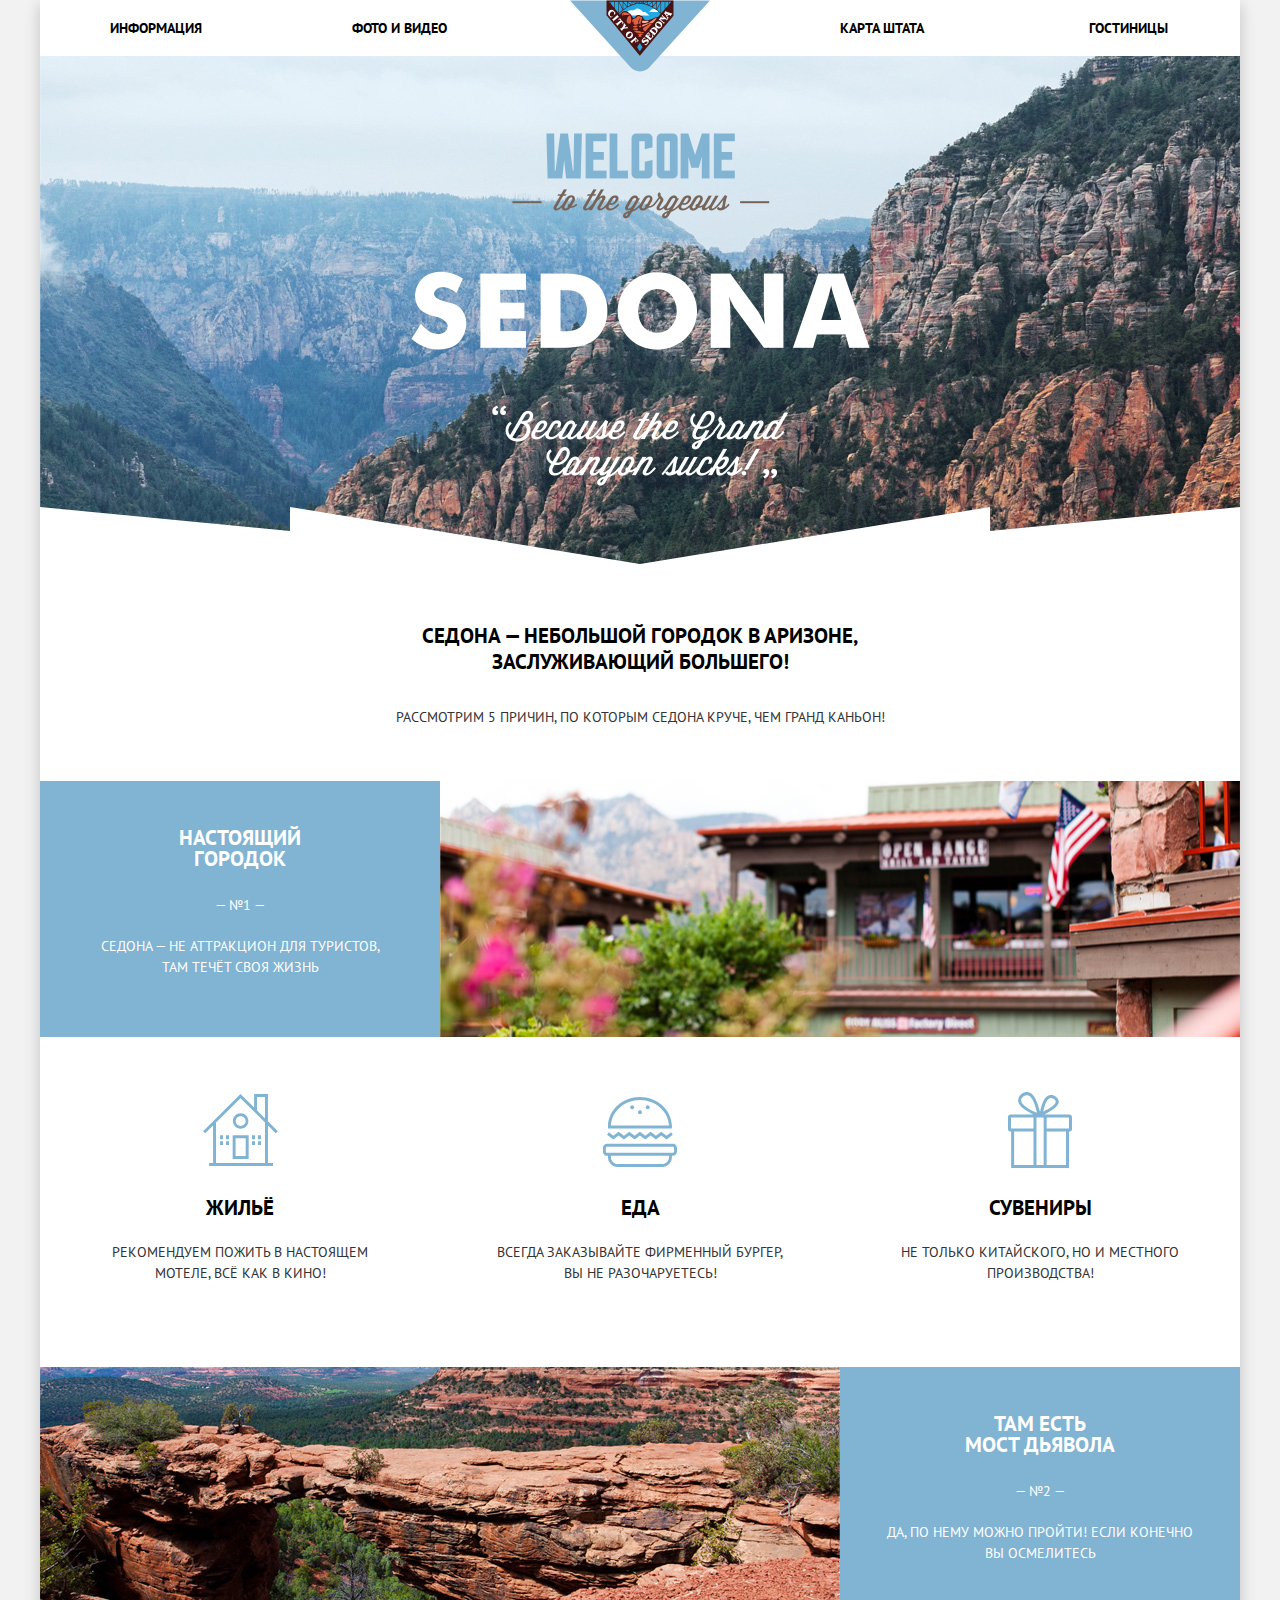
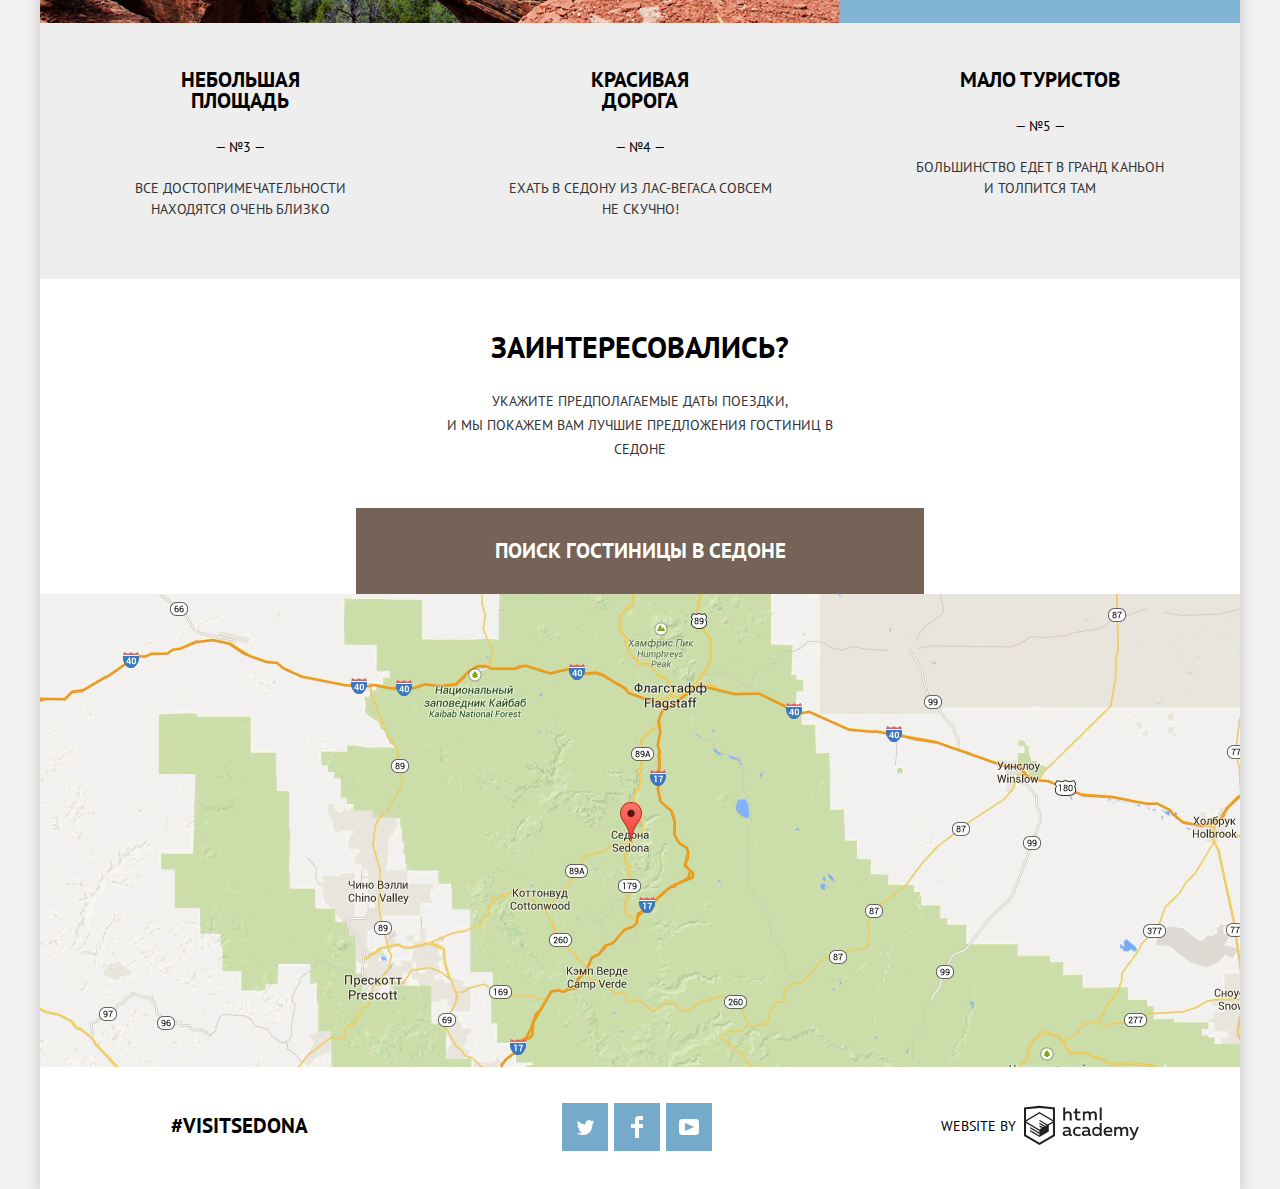
<file: index.html>
<!DOCTYPE html>
<html lang="ru">

<head>
    <meta charset="utf-8">
    <title>HTML Academy: Седона</title>
    <link href="https://fonts.googleapis.com/css?family=PT+Sans:400,700&display=swap&subset=cyrillic" rel="stylesheet">
    <link href="css/normalize.css" rel="stylesheet">
    <link href="css/style.min.css" rel="stylesheet">
</head>

<body>
    <div class="main-wrapper">
        <header class="main-header">
            <nav class="main-navigation">
                <a class="main-header-logo" aria-label="Главная страница Седона">
                    <img src="img/logo-sedona.svg" width="140" height="72" alt="Логотип Седона">
                </a>
                <ul class="nav">
                    <li class="nav-item"><a class="nav-item-link" href="info.html">Информация</a></li>
                    <li class="nav-item"><a class="nav-item-link" href="foto.html">Фото и видео</a></li>
                    <li class="nav-item"><a class="nav-item-link" href="map.html">Карта штата</a></li>
                    <li class="nav-item"><a class="nav-item-link" href="inner.html">Гостиницы</a></li>
                </ul>
            </nav>
        </header>
        <main>
            <section class="info-container">
                <h1 class="visually-hidden">Поиск жилья в Седоне</h1>
                <div class="info-welcome">
                    <img class="info-picture" src="img/welcome.png" width="459" height="353" alt="Welcome to Sedona">
                </div>
                <div class="info-wrapper white-back">
                    <h2 class="info-sedona">Седона &#8212; небольшой городок в Аризоне, заслуживающий большего!</h2>
                    <p class="title">Рассмотрим 5 причин, по которым Седона круче, чем Гранд Каньон!</p>
                </div>
                <ul class="reasons">
                    <li class="reasons-item reasons-item--image">
                        <div class="reasons-item-info">
                            <h4 class="reasons-item-title">Настоящий городок</h4>
                            <p class="reasons-item-text">Седона — не аттракцион для туристов, там течёт своя жизнь</p>
                        </div>
                        <div class="reasons-item-img"></div>
                    </li>
                    <li class="reasons-item">
                        <ul class="reasons-additional">
                            <li class="reasons-additional-item">
                                <h4 class="reasons-additional-title title-housing">Жильё</h4>
                                <p class="reasons-item-text">Рекомендуем пожить в настоящем мотеле, всё как в кино!</p>
                            </li>
                            <li class="reasons-additional-item">
                                <h4 class="reasons-additional-title title-food">Еда</h4>
                                <p class="reasons-item-text">Всегда заказывайте фирменный бургер, вы не разочаруетесь!</p>
                            </li>
                            <li class="reasons-additional-item">
                                <h4 class="reasons-additional-title title-souvenirs">Сувениры</h4>
                                <p class="reasons-item-text">Не только китайского, но и местного производства!</p>
                            </li>
                        </ul>
                    </li>
                    <li class="reasons-item reasons-item--image reasons-item--reverse">
                        <div class="reasons-item-info">
                            <h4 class="reasons-item-title">Там есть<br>Мост дьявола</h4>
                            <p class="reasons-item-text  reasons-item-text--wide">Да, по нему можно пройти! Если конечно вы осмелитесь</p>
                        </div>
                        <div class="reasons-item-img reasons-item-img--bridge"></div>
                    </li>
                    <li class="reasons-item reasons-item--gray">
                        <div class="reasons-item-info">
                            <h4 class="reasons-item-title">Небольшая площадь</h4>
                            <p class="reasons-item-text">Все достопримечательности находятся очень близко</p>
                        </div>
                        <div class="reasons-item-info">
                            <h4 class="reasons-item-title">Красивая дорога</h4>
                            <p class="reasons-item-text"> Ехать в Седону из Лас-Вегаса совсем не скучно!</p>
                        </div>
                        <div class="reasons-item-info">
                            <h4 class="reasons-item-title">Мало туристов</h4>
                            <p class="reasons-item-text reasons-item-text--short">Большинство едет в гранд каньон и толпится там</p>
                        </div>
                    </li>
                </ul>
            </section>
            <section class="search">
                <h3>Заинтересовались?</h3>
                <p class="title">
                    Укажите предполагаемые даты поездки,<br>и мы покажем вам лучшие предложения гостиниц в Седоне
                </p>
                <div class="popup">
                    <button class="button open-form" type="button">Поиск гостиницы в Седоне</button>
                    <div class="open-popup">
                        <form class="search-form" action="https://echo.htmlacademy.ru" method="post">
                            <div class="search-item search-item--iconed">
                                <label class="search-item-label" for="date-arrival">Дата заезда:</label>
                                <input class="search-item-input" id="date-arrival" type="text" name="arrival" placeholder="24 АПРЕЛЯ 2017">
                                <button class="search-item-button" type="button">
                                <svg class="search-item-icon" xmlns="http://www.w3.org/2000/svg" width="21" height="22" viewBox="0 0 21 22">
                            <path
                              d="M19.251 2.025h-2.845V.648c0-.381-.294-.689-.656-.689-.363 0-.656.308-.656.689v1.377h-3.938V.648c0-.381-.294-.689-.655-.689-.363 0-.657.308-.657.689v1.377H5.906V.648c0-.381-.294-.689-.656-.689-.363 0-.657.308-.657.689v1.377H1.75C.784 2.025 0 2.847 0 3.862v16.302C0 21.179.784 22 1.75 22h17.501c.966 0 1.749-.821 1.749-1.836V3.862c0-1.015-.783-1.837-1.749-1.837zm.437 18.139a.448.448 0 0 1-.437.459H1.75a.45.45 0 0 1-.438-.459V3.862a.45.45 0 0 1 .438-.459h2.844v1.378c0 .381.294.689.657.689.362 0 .656-.308.656-.689V3.403h3.938v1.378c0 .381.294.689.657.689.361 0 .655-.308.655-.689V3.403h3.938v1.378c0 .381.293.689.656.689.362 0 .656-.308.656-.689V3.403h2.845c.241 0 .437.206.437.459v16.302z" />
                            <path
                              d="M4.594 8.225h2.625v2.066H4.594zM4.594 11.668h2.625v2.067H4.594zM4.594 15.112h2.625v2.066H4.594zM9.188 15.112h2.625v2.066H9.188zM9.188 11.668h2.625v2.067H9.188zM9.188 8.225h2.625v2.066H9.188zM13.781 15.112h2.625v2.066h-2.625zM13.781 11.668h2.625v2.067h-2.625zM13.781 8.225h2.625v2.066h-2.625z" />
                            </svg>
                                </button>
                            </div>
                            <div class="search-item search-item--iconed">
                                <label class="search-item-label" for="date-departure"> Дата выезда:</label>
                                <input class="search-item-input" id="date-departure" type="text" name="departure" value="" placeholder="4 ИЮЛЯ 2017">
                                <button class="search-item-button" type="button">
                                <svg class="search-item-icon" xmlns="http://www.w3.org/2000/svg" width="21" height="22" viewBox="0 0 21 22">
                            <path
                              d="M19.251 2.025h-2.845V.648c0-.381-.294-.689-.656-.689-.363 0-.656.308-.656.689v1.377h-3.938V.648c0-.381-.294-.689-.655-.689-.363 0-.657.308-.657.689v1.377H5.906V.648c0-.381-.294-.689-.656-.689-.363 0-.657.308-.657.689v1.377H1.75C.784 2.025 0 2.847 0 3.862v16.302C0 21.179.784 22 1.75 22h17.501c.966 0 1.749-.821 1.749-1.836V3.862c0-1.015-.783-1.837-1.749-1.837zm.437 18.139a.448.448 0 0 1-.437.459H1.75a.45.45 0 0 1-.438-.459V3.862a.45.45 0 0 1 .438-.459h2.844v1.378c0 .381.294.689.657.689.362 0 .656-.308.656-.689V3.403h3.938v1.378c0 .381.294.689.657.689.361 0 .655-.308.655-.689V3.403h3.938v1.378c0 .381.293.689.656.689.362 0 .656-.308.656-.689V3.403h2.845c.241 0 .437.206.437.459v16.302z" />
                            <path
                              d="M4.594 8.225h2.625v2.066H4.594zM4.594 11.668h2.625v2.067H4.594zM4.594 15.112h2.625v2.066H4.594zM9.188 15.112h2.625v2.066H9.188zM9.188 11.668h2.625v2.067H9.188zM9.188 8.225h2.625v2.066H9.188zM13.781 15.112h2.625v2.066h-2.625zM13.781 11.668h2.625v2.067h-2.625zM13.781 8.225h2.625v2.066h-2.625z" />
                            </svg>
                                </button>
                            </div>
                            <div class="search-item search-item--half">
                                <label class="search-item-label" for="adults">Взрослые:</label>
                                <div class="search-item-buttons amount">
                                    <button class="amount-button amount-button--minus" type="button"></button>
                                    <input class="search-item-input" id="adults" type="number" name="col-adults" min="0" value="2">
                                    <button class="amount-button amount-button--plus" type="button"></button>
                                </div>
                            </div>
                            <div class="search-item search-item--half">
                                <label class="search-item-label search-item-label--right" for="children">Дети:</label>
                                <div class="search-item-buttons amount">
                                    <button class="amount-button amount-button--minus" type="button"></button>
                                    <input class="search-item-input" id="children" type="number" name="col-children" min="0" value="0">
                                    <button class="amount-button amount-button--plus" type="button"></button>
                                </div>
                            </div>
                            <button class="button button-search button-block" type="submit">Найти</button>
                        </form>
                    </div>
                </div>
                <div class="map">
                    <iframe src="https://www.google.com/maps/embed?pb=!1m18!1m12!1m3!1d74086.29258314773!2d-111.8435597271182!3d34.85164159668877!2m3!1f0!2f0!3f0!3m2!1i1024!2i768!4f13.1!3m3!1m2!1s0x872da132f942b00d%3A0x5548c523fa6c8efd!2z0KHQtdC00L7QvdCwLCDQkNGA0LjQt9C-0L3QsCA4NjMzNiwg0KHQqNCQ!5e0!3m2!1sru!2sru!4v1561224633906!5m2!1sru!2sru"
                        width="1200" height="473" style="border:0" allowfullscreen></iframe>
                </div>
            </section>
        </main>
        <footer class="main-footer footer">
            <div class="footer-tag">#VISITSEDONA</div>
            <div class="footer-social social">
                <a class="social-button" href="#" aria-label="Седона в Twitter">
                    <img class="social-button-img" src="img/twitter.svg" width="17" height="15" alt="Twitter">
                </a>
                <a class="social-button" href="#" aria-label="Седона в Facebook">
                    <img class="social-button-img" src="img/fb-icon.svg" width="12" height="22" alt="Facebook">
                </a>
                <a class="social-button" href="#" aria-label="Седона в Youtube">
                    <img class="social-button-img" src="img/youtube.svg" width="20" height="16" alt="Youtube">
                </a>
            </div>
            <div class="footer-copyright">
                <b class="footer-copyright-text">Website by</b>
                <a class="footer-copyright-link" href="htmlacademy.ru/intensive/htmlcss" aria-label="HTML academy">
                    <svg class="footer-copyright-img" id="Layer_1" data-name="Layer 1" xmlns="http://www.w3.org/2000/svg" viewBox="0 0 108.08 36.85">
            <title>logo-htmlacademy-small1</title>
            <path
            d="M44.61,26.88a2,2,0,0,0,.55-0.1v1.33a3.25,3.25,0,0,1-1.18.21,1.67,1.67,0,0,1-1.67-1,4.84,4.84,0,0,1-3.14,1.08c-1.51,0-2.91-.83-2.91-2.55,0-2.13,2-2.79,3.71-2.79a11.08,11.08,0,0,1,2.17.25v-0.3c0-1-.76-1.77-2.19-1.77a7.42,7.42,0,0,0-3,.64v-1.7a10.21,10.21,0,0,1,3.19-.55c2.36,0,3.81,1.12,3.81,3.65v3a0.54,0.54,0,0,0,.49.59h0.17Zm-6.44-1.13A1.35,1.35,0,0,0,39.63,27h0.11a3.39,3.39,0,0,0,2.41-1V24.58a9.72,9.72,0,0,0-1.81-.21c-1,0-2.16.33-2.16,1.38h0Zm12.36-6.11a5,5,0,0,1,2.57.64V22a4.08,4.08,0,0,0-2.3-.7,2.75,2.75,0,1,0,0,5.49,5,5,0,0,0,2.43-.64v1.71a6.27,6.27,0,0,1-2.76.57A4.21,4.21,0,0,1,46,24.51q0-.21,0-0.41a4.32,4.32,0,0,1,4.18-4.46h0.38Zm12.17,7.24a2,2,0,0,0,.55-0.1v1.33a3.25,3.25,0,0,1-1.18.21,1.67,1.67,0,0,1-1.67-1,4.84,4.84,0,0,1-3.14,1.08c-1.51,0-2.91-.83-2.91-2.55,0-2.13,2-2.79,3.71-2.79a11.08,11.08,0,0,1,2.17.25v-0.3c0-1-.76-1.77-2.19-1.77a7.42,7.42,0,0,0-3,.64v-1.7a10.21,10.21,0,0,1,3.19-.55c2.36,0,3.81,1.12,3.81,3.65v3a0.54,0.54,0,0,0,.49.59h0.17Zm-6.44-1.13A1.35,1.35,0,0,0,57.73,27h0.11a3.39,3.39,0,0,0,2.41-1V24.58a9.72,9.72,0,0,0-1.81-.21c-1.06,0-2.16.33-2.16,1.38h0ZM73,16V28.2H71.35V26.88a3.88,3.88,0,0,1-3.19,1.54,4.4,4.4,0,0,1,0-8.78,3.81,3.81,0,0,1,3,1.3V16H73Zm-4.53,5.22a2.76,2.76,0,1,0,0,5.52A2.86,2.86,0,0,0,71.15,25V23A2.91,2.91,0,0,0,68.49,21.27ZM79,19.64c3.31,0,4.46,2.68,3.92,5.09H76.7c0.21,1.5,1.67,2.11,3.19,2.11a6.11,6.11,0,0,0,2.64-.59v1.6a7.14,7.14,0,0,1-3,.57C77,28.42,74.78,27,74.78,24a4.18,4.18,0,0,1,4-4.39H79Zm0.09,1.54a2.28,2.28,0,0,0-2.44,2.1v0.06H81.3A2,2,0,0,0,79.13,21.18Zm5.73,7V19.87h1.65v1a3.81,3.81,0,0,1,2.78-1.27A2.86,2.86,0,0,1,91.89,21a4.12,4.12,0,0,1,2.91-1.33A3.06,3.06,0,0,1,98,23V28.2h-1.9V23.05a1.59,1.59,0,0,0-1.42-1.75H94.42a2.8,2.8,0,0,0-2.07,1.12V28.2h-1.9V23.05A1.59,1.59,0,0,0,89,21.31H88.8a3,3,0,0,0-2.21,1.29v5.63H84.86Zm21.31-8.33h1.9l-3.91,9.46c-0.9,2.17-2.09,2.86-3.35,2.86a4.76,4.76,0,0,1-1.1-.14V30.46a2.86,2.86,0,0,0,.85.12c0.9,0,1.58-.64,2.07-1.9l0.17-.42-4-8.4h2l2.86,6.29ZM38.73,1.46V6.22a3.81,3.81,0,0,1,2.7-1.14,3.25,3.25,0,0,1,3.44,3.4v5.15H43V8.72a1.81,1.81,0,0,0-1.61-2h-0.3a2.93,2.93,0,0,0-2.32,1.39v5.52h-1.9V1.46h1.9ZM49.94,2.31v3h3V6.91h-3v3.81c0,1.1.5,1.46,1.58,1.46a4.49,4.49,0,0,0,1.69-.33v1.6A6.8,6.8,0,0,1,51,13.8a2.55,2.55,0,0,1-2.86-2.74V6.89H46.58V5.26h1.5V2.74Zm5.4,11.31V5.28H57v1A3.81,3.81,0,0,1,59.77,5a2.86,2.86,0,0,1,2.6,1.33A4.12,4.12,0,0,1,65.28,5,3.06,3.06,0,0,1,68.44,8.4v5.21h-1.9V8.46a1.59,1.59,0,0,0-1.42-1.75H64.89a2.8,2.8,0,0,0-2.07,1.12v5.78h-1.9V8.46A1.59,1.59,0,0,0,59.5,6.71H59.27A3,3,0,0,0,57.06,8v5.63H55.34ZM71.17,1.45H73V13.6H71.17V1.45ZM14.71,0H14.55L0,1.54V28.21l14.55,8.66,14.55-8.66V1.54Zm12.5,27.1L14.55,34.64,1.9,27.12V16.18l12.59,7.5V25L5.86,19.9v1.31l8.68,5.21v1.39L5.87,22.65V24l8.68,5.21,8.75-5.24V18.31L27.2,16V27.12Zm0-12.53-3.48,2-1.6,1L14.51,13v1.31L21,18.23H21l-0.14.09-1,.54-5.37-3.2V17l4.24,2.52-1,.67-3.2-1.9v1.31l2.1,1.24L14.5,22.1,2,14.65,14.51,7.11Zm0-1.32L14.49,5.76,1.91,13.25v-10L14.56,1.92,27.21,3.25v10h0Z"
            transform="translate(0 -0.02)" fill="#231f20" />
            </svg>
                </a>
            </div>
        </footer>
    </div>
    <script src="js/script.min.js"></script>
</body>

</html>
</file>
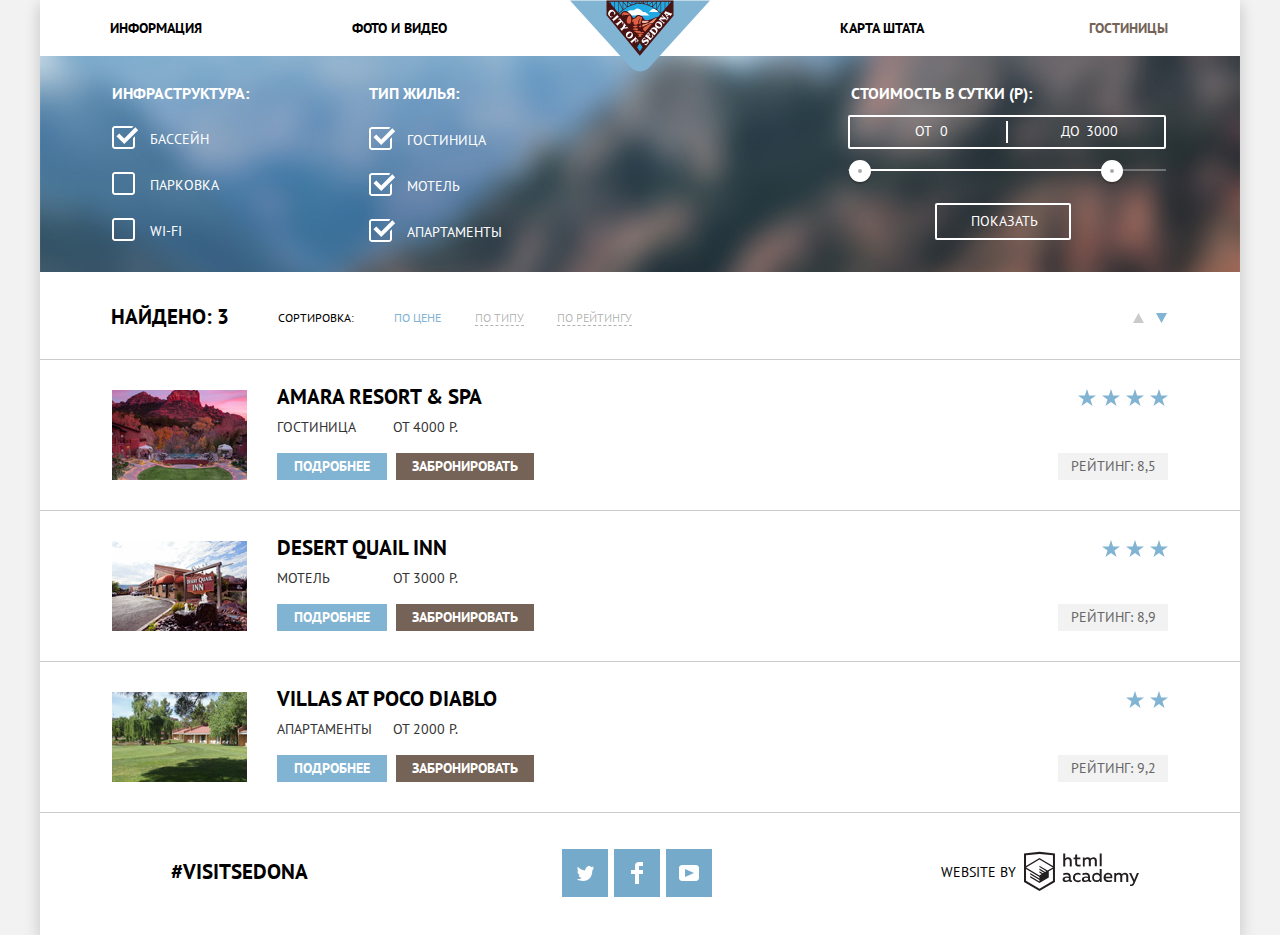
<file: inner.html>
<!DOCTYPE html>
<html lang="ru">

<head>
    <meta charset="utf-8">
    <title>HTML Academy: Седона</title>
    <link href="https://fonts.googleapis.com/css?family=PT+Sans:400,700&display=swap&subset=cyrillic" rel="stylesheet">
    <link href="css/normalize.css" rel="stylesheet">
    <link href="css/style.min.css" rel="stylesheet">
</head>

<body>
    <div class="main-wrapper">
        <header class="main-header inner-header">
            <nav class="main-navigation">
                <a class="main-header-logo" href="index.html" aria-label="Главная страница Седона">
                    <img src="img/logo-sedona.svg" width="140" height="72" alt="Логотип Седона">
                </a>
                <ul class="nav">
                    <li class="nav-item"><a class="nav-item-link" href="info.html">Информация</a></li>
                    <li class="nav-item"><a class="nav-item-link" href="foto.html">Фото и видео</a></li>
                    <li class="nav-item"><a class="nav-item-link" href="map.html">Карта штата</a></li>
                    <li class="nav-item nav-item--current"><a class="nav-item-link">Гостиницы</a></li>
                </ul>
            </nav>
        </header>
        <main>
            <section class="filter">
                <h2 class="visually-hidden">Фильтр гостиниц</h2>
                <form class="filter-form" action="https://echo.htmlacademy.ru" method="get">
                    <fieldset class="fiiter-item-fieldset fiiter-item">
                        <legend class="filter-title title-infrastructure">Инфраструктура:</legend>
                        <label class="filter-checkbox checkbox">
                            <input class="checkbox-input" type="checkbox" checked>
                            <span class="checkbox-indicator" tabindex="0"></span>
                            <span class="checkbox-text">Бассейн</span>
                            </label>
                        <label class="filter-checkbox checkbox">
                            <input class="checkbox-input" type="checkbox">
                            <span class="checkbox-indicator" tabindex="0"></span>
                            <span class="checkbox-text">Парковка</span>
                        </label>
                        <label class="filter-checkbox checkbox">
                            <input class="checkbox-input" type="checkbox">
                            <span class="checkbox-indicator" tabindex="0"></span>
                            <span class="checkbox-text">Wi-Fi</span>
                        </label>
                    </fieldset>
                    <fieldset class="fiiter-item-fieldset fiiter-item">
                        <legend class="filter-title title-type-housing">Тип жилья:</legend>
                        <label class="filter-checkbox checkbox">
                            <input class="checkbox-input" type="checkbox" checked>
                            <span class="checkbox-indicator" tabindex="0"></span> 
                            <span class="checkbox-text">Гостиница</span>
                        </label>
                        <label class="filter-checkbox checkbox">
                            <input class="checkbox-input" type="checkbox" checked>
                            <span class="checkbox-indicator" tabindex="0"></span>
                            <span class="checkbox-text">Мотель</span>
                        </label>
                        <label class="filter-checkbox checkbox">
                            <input class="checkbox-input" type="checkbox" checked>
                            <span class="checkbox-indicator" tabindex="0"></span>
                            <span class="checkbox-text">Апартаменты</span>
                        </label>
                    </fieldset>
                    <div class="filter-range">
                        <div class="filter-range-title">Стоимость в сутки (р):</div>
                        <div class="price-controls">
                            <label class="min-price">от<input type="text" name="min-price" value="0"></label>
                            <label class="max-price">до<input type="text" name="max-price" value="3000"></label>
                        </div>
                        <div class="range-controls">
                            <div class="scale">
                                <div class="bar"></div>
                            </div>
                            <div class="range-toggle range-toggle-min"></div>
                            <div class="range-toggle range-toggle-max"></div>
                        </div>
                        <button class="show" type="submit">Показать</button>
                    </div>
                </form>
            </section>
            <section class="sorting">
                <span class="sorting-result">Найдено: 3</span>
                <div class="sorting-type">
                    <h3 class="sorting-type-title">Сортировка:</h3>
                    <ul class="sorting-type-list">
                        <li class="sorting-cost"><a href="#">По цене</a></li>
                        <li class="sorting-on-type"><a href="#">По типу</a></li>
                        <li class="sorting-rating"><a href="#">По рейтингу</a></li>
                    </ul>
                </div>
                <div class="sorting-arrows">
                    <a class="arrows" href="#" aria-label="Стрелка сортировки вверх">
                        <svg class="arrow-up" xmlns="http://www.w3.org/2000/svg" width="11" height="10" viewBox="0 0 11 10">
          <path fill="#231F20" d="M5.5 0L0 10h11z" /></svg>
                    </a>
                    <a class="arrows" href="#" aria-label="Стрелка сортировки вниз">
                        <svg class="arrow-down" xmlns="http://www.w3.org/2000/svg" width="11" height="10" viewBox="0 0 11 10">
          <path fill="#231F20" d="M5.5 10L0 0h11" /></svg>
                    </a>
                </div>
            </section>
            <section class="catalog">
                <h1 class="visually-hidden">Гостиницы</h1>
                <ul class="catalog-list">
                    <li class="catalog-item">
                        <div class="catalog-item-img">
                            <img class="catalog-picture" src="img/amara-resort-&-spa.jpg" width="135" height="90" alt="Фото отеля Amara Resort & Spa">
                        </div>
                        <div class="catalog-item-description">
                            <a class="catalog-link" href="#">
                                <h2 class="catalog-name">Amara Resort & Spa</h2>
                            </a>
                            <p class="catalog-description">
                                <span class="catalog-description-title">Гостиница</span>
                                <span>от 4000 р.</span>
                            </p>
                            <div class="catalog-reservation">
                                <a class="button button-info" href="#">Подробнее</a>
                                <a class="button button-reservation" href="#">Забронировать</a>
                            </div>
                        </div>
                        <div class="catalog-item-rating rating">
                            <span class="rating-stars">
                                <img class="rating-stars-img" src="img/star.svg" width="18" height="17" alt="Звезда рейтинга">
                                <img class="rating-stars-img" src="img/star.svg" width="18" height="17" alt="Звезда рейтинга">
                                <img class="rating-stars-img" src="img/star.svg" width="18" height="17" alt="Звезда рейтинга">
                                <img class="rating-stars-img" src="img/star.svg" width="18" height="17" alt="Звезда рейтинга">
                            </span>
                            <span class="rating-text">Рейтинг: 8,5</span>
                        </div>
                    </li>
                    <li class="catalog-item">
                        <div class="catalog-item-img">
                            <img class="catalog-picture" src="img/desert-quail-inn.jpg" width="135" height="90" alt="Фото отеля Desert Quail Inn">
                        </div>
                        <div class="catalog-item-description">
                            <a class="catalog-link" href="#">
                                <h2 class="catalog-name">Desert Quail Inn</h2>
                            </a>
                            <p class="catalog-description">
                                <span class="catalog-description-title">Мотель</span>
                                <span>от 3000 р.</span>
                            </p>
                            <div class="catalog-reservation">
                                <a class="button button-info" href="#">Подробнее</a>
                                <a class="button button-reservation" href="#">Забронировать</a>
                            </div>
                        </div>
                        <div class="catalog-item-rating rating">
                            <span class="rating-stars">
                                <img class="rating-stars-img" src="img/star.svg" width="18" height="17" alt="Звезда рейтинга">
                                <img class="rating-stars-img" src="img/star.svg" width="18" height="17" alt="Звезда рейтинга">
                                <img class="rating-stars-img" src="img/star.svg" width="18" height="17" alt="Звезда рейтинга">
                            </span>
                            <span class="rating-text">Рейтинг: 8,9</span>
                        </div>
                    </li>
                    <li class="catalog-item">
                        <div class="catalog-item-img">
                            <img class="catalog-picture" src="img/villas-at-poco-diablo.jpg" width="135" height="90" alt="Фото отеля Villas At Poco Diablo">
                        </div>
                        <div class="catalog-item-description">
                            <a class="catalog-link" href="#">
                                <h2 class="catalog-name">Villas At Poco Diablo</h2>
                            </a>
                            <p class="catalog-description">
                                <span class="catalog-description-title">Апартаменты</span>
                                <span>от 2000 р.</span>
                            </p>
                            <div class="catalog-reservation">
                                <a class="button button-info" href="#">Подробнее</a>
                                <a class="button button-reservation" href="#">Забронировать</a>
                            </div>
                        </div>
                        <div class="catalog-item-rating rating">
                            <span class="rating-stars">
                                <img class="rating-stars-img" src="img/star.svg" width="18" height="17" alt="Звезда рейтинга">
                                <img class="rating-stars-img" src="img/star.svg" width="18" height="17" alt="Звезда рейтинга">
                            </span>
                            <span class="rating-text">Рейтинг: 9,2</span>
                        </div>
                    </li>
                </ul>
            </section>
        </main>
        <footer class="main-footer footer">
            <div class="footer-tag">#VISITSEDONA</div>
            <div class="footer-social social">
                <a class="social-button" href="#" aria-label="Седона в Twitter">
                    <img class="social-button-img" src="img/twitter.svg" width="17" height="15" alt="Twitter">
                </a>
                <a class="social-button" href="#" aria-label="Седона в Facebook">
                    <img class="social-button-img" src="img/fb-icon.svg" width="12" height="22" alt="Facebook">
                </a>
                <a class="social-button" href="#" aria-label="Седона в Youtube">
                    <img class="social-button-img" src="img/youtube.svg" width="20" height="16" alt="Youtube">
                </a>
            </div>
            <div class="footer-copyright">
                <b class="footer-copyright-text">Website by</b>
                <a class="footer-copyright-link" href="htmlacademy.ru/intensive/htmlcss" aria-label="HTML academy">
                    <svg class="footer-copyright-img" id="Layer_1" data-name="Layer 1" xmlns="http://www.w3.org/2000/svg" viewBox="0 0 108.08 36.85">
            <title>logo-htmlacademy-small1</title>
            <path
            d="M44.61,26.88a2,2,0,0,0,.55-0.1v1.33a3.25,3.25,0,0,1-1.18.21,1.67,1.67,0,0,1-1.67-1,4.84,4.84,0,0,1-3.14,1.08c-1.51,0-2.91-.83-2.91-2.55,0-2.13,2-2.79,3.71-2.79a11.08,11.08,0,0,1,2.17.25v-0.3c0-1-.76-1.77-2.19-1.77a7.42,7.42,0,0,0-3,.64v-1.7a10.21,10.21,0,0,1,3.19-.55c2.36,0,3.81,1.12,3.81,3.65v3a0.54,0.54,0,0,0,.49.59h0.17Zm-6.44-1.13A1.35,1.35,0,0,0,39.63,27h0.11a3.39,3.39,0,0,0,2.41-1V24.58a9.72,9.72,0,0,0-1.81-.21c-1,0-2.16.33-2.16,1.38h0Zm12.36-6.11a5,5,0,0,1,2.57.64V22a4.08,4.08,0,0,0-2.3-.7,2.75,2.75,0,1,0,0,5.49,5,5,0,0,0,2.43-.64v1.71a6.27,6.27,0,0,1-2.76.57A4.21,4.21,0,0,1,46,24.51q0-.21,0-0.41a4.32,4.32,0,0,1,4.18-4.46h0.38Zm12.17,7.24a2,2,0,0,0,.55-0.1v1.33a3.25,3.25,0,0,1-1.18.21,1.67,1.67,0,0,1-1.67-1,4.84,4.84,0,0,1-3.14,1.08c-1.51,0-2.91-.83-2.91-2.55,0-2.13,2-2.79,3.71-2.79a11.08,11.08,0,0,1,2.17.25v-0.3c0-1-.76-1.77-2.19-1.77a7.42,7.42,0,0,0-3,.64v-1.7a10.21,10.21,0,0,1,3.19-.55c2.36,0,3.81,1.12,3.81,3.65v3a0.54,0.54,0,0,0,.49.59h0.17Zm-6.44-1.13A1.35,1.35,0,0,0,57.73,27h0.11a3.39,3.39,0,0,0,2.41-1V24.58a9.72,9.72,0,0,0-1.81-.21c-1.06,0-2.16.33-2.16,1.38h0ZM73,16V28.2H71.35V26.88a3.88,3.88,0,0,1-3.19,1.54,4.4,4.4,0,0,1,0-8.78,3.81,3.81,0,0,1,3,1.3V16H73Zm-4.53,5.22a2.76,2.76,0,1,0,0,5.52A2.86,2.86,0,0,0,71.15,25V23A2.91,2.91,0,0,0,68.49,21.27ZM79,19.64c3.31,0,4.46,2.68,3.92,5.09H76.7c0.21,1.5,1.67,2.11,3.19,2.11a6.11,6.11,0,0,0,2.64-.59v1.6a7.14,7.14,0,0,1-3,.57C77,28.42,74.78,27,74.78,24a4.18,4.18,0,0,1,4-4.39H79Zm0.09,1.54a2.28,2.28,0,0,0-2.44,2.1v0.06H81.3A2,2,0,0,0,79.13,21.18Zm5.73,7V19.87h1.65v1a3.81,3.81,0,0,1,2.78-1.27A2.86,2.86,0,0,1,91.89,21a4.12,4.12,0,0,1,2.91-1.33A3.06,3.06,0,0,1,98,23V28.2h-1.9V23.05a1.59,1.59,0,0,0-1.42-1.75H94.42a2.8,2.8,0,0,0-2.07,1.12V28.2h-1.9V23.05A1.59,1.59,0,0,0,89,21.31H88.8a3,3,0,0,0-2.21,1.29v5.63H84.86Zm21.31-8.33h1.9l-3.91,9.46c-0.9,2.17-2.09,2.86-3.35,2.86a4.76,4.76,0,0,1-1.1-.14V30.46a2.86,2.86,0,0,0,.85.12c0.9,0,1.58-.64,2.07-1.9l0.17-.42-4-8.4h2l2.86,6.29ZM38.73,1.46V6.22a3.81,3.81,0,0,1,2.7-1.14,3.25,3.25,0,0,1,3.44,3.4v5.15H43V8.72a1.81,1.81,0,0,0-1.61-2h-0.3a2.93,2.93,0,0,0-2.32,1.39v5.52h-1.9V1.46h1.9ZM49.94,2.31v3h3V6.91h-3v3.81c0,1.1.5,1.46,1.58,1.46a4.49,4.49,0,0,0,1.69-.33v1.6A6.8,6.8,0,0,1,51,13.8a2.55,2.55,0,0,1-2.86-2.74V6.89H46.58V5.26h1.5V2.74Zm5.4,11.31V5.28H57v1A3.81,3.81,0,0,1,59.77,5a2.86,2.86,0,0,1,2.6,1.33A4.12,4.12,0,0,1,65.28,5,3.06,3.06,0,0,1,68.44,8.4v5.21h-1.9V8.46a1.59,1.59,0,0,0-1.42-1.75H64.89a2.8,2.8,0,0,0-2.07,1.12v5.78h-1.9V8.46A1.59,1.59,0,0,0,59.5,6.71H59.27A3,3,0,0,0,57.06,8v5.63H55.34ZM71.17,1.45H73V13.6H71.17V1.45ZM14.71,0H14.55L0,1.54V28.21l14.55,8.66,14.55-8.66V1.54Zm12.5,27.1L14.55,34.64,1.9,27.12V16.18l12.59,7.5V25L5.86,19.9v1.31l8.68,5.21v1.39L5.87,22.65V24l8.68,5.21,8.75-5.24V18.31L27.2,16V27.12Zm0-12.53-3.48,2-1.6,1L14.51,13v1.31L21,18.23H21l-0.14.09-1,.54-5.37-3.2V17l4.24,2.52-1,.67-3.2-1.9v1.31l2.1,1.24L14.5,22.1,2,14.65,14.51,7.11Zm0-1.32L14.49,5.76,1.91,13.25v-10L14.56,1.92,27.21,3.25v10h0Z"
            transform="translate(0 -0.02)" fill="#231f20" />
            </svg>
                </a>
            </div>
        </footer>
    </div>
    <script></script>
</body>

</html>
</file>
<file: css/style.min.css>
@keyframes bounce{0%{transform:translateY(-2000px)}70%{transform:translateY(30px)}90%{transform:translateY(-10px)}to{transform:translateY(0)}}@keyframes shake{0%,to{transform:translateY(0)}10%,30%,50%,70%,90%{transform:translateY(-10px)}20%,40%,60%,80%{transform:translateY(10px)}}body,html{height:100%;min-width:1200px}body{margin:0;padding:0;font-family:"PT Sans",Arial,sans-serif;font-size:14px;line-height:26px;font-weight:400;color:#333;text-transform:uppercase;background-color:#f2f2f2}.main-navigation,.main-wrapper{background-color:#fff;position:relative}.main-wrapper{width:1200px;min-height:100%;margin:0 auto;padding:0;box-shadow:0 5px 15px rgba(0,1,1,.2)}a{text-decoration:none}img{max-width:100%}.main-navigation{font-size:14px;line-height:26px;text-align:center;color:#000;font-weight:700;display:flex;flex-direction:column;align-items:center}.nav{list-style:none;margin:0;padding:10px 62px 10px 60px;display:flex;flex-direction:row;flex-wrap:wrap;width:calc(100% - 122px)}.nav-item{margin-right:130px}.nav-item:nth-child(3n){margin-right:145px;margin-left:auto}.nav-item:nth-child(4n){margin-right:0}.nav-item-link{display:inline-block;vertical-align:middle;padding:5px 10px;color:#000}.nav-item-link:focus,.nav-item-link:hover{color:#81b3d2;background-color:#fff}.nav-item-link:active{color:rgba(0,0,0,.3);background-color:#fff}.nav-item--current .nav-item-link,.site-navigation-current a{color:#766357}.main-header{min-height:56px}.main-header-logo{width:140px;height:71px;background-color:transparent;position:absolute;top:0;left:50%;margin-left:-70px;z-index:1}.site-navigation li{width:239px}.foto{padding-right:240px}.visually-hidden:not(:focus):not(:active){position:absolute;clip:rect(0 0 0 0);width:1px;height:1px;margin:-1px;border:0;padding:0;white-space:nowrap;clip-path:inset(100%);overflow:hidden}.info-container{margin:0 auto;padding:0;min-height:640px;text-align:center}.info-welcome{height:508px;background-image:url(../img/background-photo.jpg);background-position:top -80px center;background-repeat:no-repeat;background-color:#81b3d2;position:relative}.info-welcome::before{content:"";position:absolute;width:1200px;height:59px;top:450px;right:0;background-image:url(../img/polygon.svg);background-position:center;background-repeat:no-repeat}.info-picture{margin:auto;padding-top:77px}.white-back{background-color:#fff;width:100%}.info-sedona{padding-bottom:29px;padding-left:380px;padding-right:380px;margin:auto;font-size:21px;line-height:26px;color:#000;font-weight:700;background-color:#fff}.info-wrapper .title{margin:0}.info-wrapper,.title{text-align:center;background-color:#fff}.info-wrapper{padding-top:59px;padding-bottom:51px}.title{font-size:14px;line-height:26px;color:#333;font-weight:400}.reasons{margin:0;padding:0;display:flex;flex-direction:column;align-items:flex-start;counter-reset:reasons}.reasons-additional,.reasons-item{margin:0;padding:0;min-height:256px;display:flex;flex-direction:row;flex-wrap:nowrap}.reasons-additional{list-style:none}.reasons-item--image{background-color:#81b3d2;color:#fff}.reasons-item--reverse{flex-direction:row-reverse}.reasons-item--gray{background-color:#eee}.reasons-item-img{width:800px;height:256px;background-image:url(../img/feature-picture-1.jpg);background-position:center center;background-repeat:no-repeat}.reasons-item-img--bridge{background-image:url(../img/feature-picture-2.jpg)}.reasons-item-info{width:280px;padding:46px 60px 40px;display:flex;flex-direction:column;align-content:space-between;text-align:center}.reasons-item-title{font-size:21px;line-height:21px;margin-top:0;margin-bottom:31px;position:relative;padding:0 60px 36px}.reasons-item--gray h4{color:#000}.reasons-item-title::after{display:block;position:absolute;left:50%;bottom:0;transform:translate(-50%,50%);counter-increment:reasons;content:"\2014\A0\2116" counter(reasons) "\A0\2014";font-size:14px;line-height:21px;font-weight:400}.reasons-item-text{margin:0;line-height:21px}.reasons-additional-title{margin:0;font-size:21px;line-height:21px;font-weight:700;color:#000}.reasons-item-text--wide{margin-left:-15px;margin-right:-15px}.reasons-item-text--short{padding-left:15px;padding-right:15px}.title-food,.title-housing,.title-souvenirs{position:relative;padding-bottom:24px}.title-housing::before{content:"";position:absolute;top:-103px;left:50%;width:75px;height:72px;margin-left:-37.5px;background-image:url(../img/icon-1.svg)}.title-food::before,.title-souvenirs::before{content:"";position:absolute;top:-100px;left:50%;width:74px;height:70px;margin-left:-37px;background-image:url(../img/icon-3.svg)}.title-souvenirs::before{top:-105px;width:64px;height:76px;margin-left:-32px;background-image:url(../img/icon-2.svg)}.reasons-additional-item{width:300px;padding:160px 50px 83px;display:flex;flex-direction:column;text-align:center}.map{width:1200px;height:473px;background-image:url(../img/map.jpg)}.search{text-align:center;min-height:640px;padding-top:50px}.search h3{font-size:30px;line-height:36px;color:#000;font-weight:700;background-color:#fff;margin-bottom:24px;margin-top:0}.search .title{width:440px;min-height:30px;margin:22px auto 47px;line-height:24px}.search-item-buttons input[type=number]{-webkit-appearance:textfield;-moz-appearance:textfield}.search-item-buttons input[type=number]::-webkit-inner-spin-button,.search-item-buttons input[type=number]::-webkit-outer-spin-button{-webkit-appearance:none;-moz-appearance:none}.button{font:inherit;text-align:center;vertical-align:middle;text-transform:uppercase;border:0}.open-form{width:568px;height:86px;font-size:21px;font-weight:700;line-height:26px;color:#fff;background-color:#766357;cursor:pointer}.open-form:focus,.open-form:hover{background-color:#604e43}.open-form:active{color:rgba(255,255,255,.3);background-color:#503e33}.popup{width:568px;margin:0 auto;position:relative}.search-form,.search-item{display:flex;flex-direction:row}.search-form{justify-content:space-between;background:#fff;position:absolute;left:0;right:0;top:100%;padding:55px;text-align:left;box-shadow:0 7px 15px rgba(0,1,1,.2);z-index:1;animation-name:bounce;animation-duration:.8s;flex-wrap:wrap;width:458px}.search-item{flex-wrap:nowrap;align-items:center;margin-bottom:29px;width:100%}.search-item--iconed{position:relative}.search-item--half{width:49%}.search-item-label{font-weight:700;min-width:95px;padding-right:15px;color:#000}.search-item-label--right{min-width:82px;padding-right:28px;text-align:right}.search-item-input{background-color:#f2f2f2;width:100%;padding:9px 9px 9px 12px;height:16px;line-height:26px;border:2px solid #f2f2f2;box-shadow:none;font-weight:700;text-transform:uppercase}.search-item-input:hover{background-color:#ebebeb;outline:0;border-color:#ebebeb}.search-item-input:focus{background-color:#fff;outline:0;border-color:#e5e5e5}.search-item-input::-webkit-input-placeholder{color:#000;font-weight:700;text-transform:uppercase}.search-item-input:-moz-placeholder,.search-item-input::-moz-placeholder{color:#000;font-weight:700;text-transform:uppercase}.search-item-input:-ms-input-placeholder{color:#000;font-weight:700;text-transform:uppercase}.search-item--iconed .search-item-input{padding-right:30px}.search-item-button{border:0;position:absolute;top:50%;right:10px;cursor:pointer;transform:translateY(-50%);padding:0;outline:0;background:0 0}.search-item-icon{fill:#aaa;width:21px;height:22px}.search-item-icon:hover{fill:#000}.search-item-icon:active{fill:#81b3d2}.amount{display:flex;flex-direction:row;flex-wrap:nowrap;width:100%}.amount .search-item-input{text-align:center;width:calc(100% - 76px - 18px - 4px)}.amount-button{width:38px;height:38px;position:relative;background:#f2f2f2;color:#a9a9a9;box-shadow:none;border:0;font-size:18px;font-weight:700;padding:0;cursor:pointer}.amount-button:hover{color:#000}.amount-button:active{color:#81b3d2}.amount-button--minus::before,.amount-button--plus::after,.amount-button--plus::before{content:"";position:absolute;width:12px;height:3px;background-color:#a9a9a9;display:inline-block;vertical-align:middle}.amount-button--minus::before,.amount-button--plus::before{transform:translate(-50%,-50%);left:50%;top:50%}.amount-button--plus::after{left:13px;top:18px;transform:rotate(90deg)}.amount-button--minus:focus::before,.amount-button--minus:hover::before{background-color:#000}.amount-button--minus:active::before{background-color:#81b3d2}.amount-button--plus:focus::before,.amount-button--plus:hover::before{background-color:#000}.amount-button--plus:active::before{background-color:#81b3d2}.amount-button--plus:focus::after,.amount-button--plus:hover::after{background-color:#000}.amount-button--plus:active::after{background-color:#81b3d2}.button-search{background:#81b3d2;color:#fff;text-align:center;font-weight:700;font-size:21px;padding:15px;cursor:pointer;margin-top:26px}.button-search:hover{background:#669ebf}.button-search:active{background:#5596be;color:rgba(255,255,255,.6)}.button-block{width:100%}.main-footer{font-size:21px;line-height:26px;color:#000;font-weight:700;background-color:#fff;padding:33px 100px 37px;display:flex;align-items:center}.footer-tag{min-height:16px;margin-right:25px;margin-left:31px}.footer-social{display:flex;flex-wrap:wrap;justify-content:space-between;margin-left:auto;margin-top:2px;width:150px}.social-button{width:46px;height:48px;background-color:#5496bd;opacity:.8;display:flex;align-items:center;justify-content:center}.social-button:focus,.social-button:hover{opacity:.9}.social-button:active{opacity:1}.social-button:active .social-button-img{opacity:.3}.footer-copyright{display:flex;justify-content:space-between;align-items:center;margin:0 0 0 auto}.footer-copyright-text{font-size:14px;line-height:26px;text-align:center;color:#000;font-weight:400;background-color:#fff}.footer-copyright-link{position:relative;right:1px;margin-left:9px;margin-top:5px}.footer-copyright-img{width:115px;height:41px;background-color:#fff}.footer-copyright-link:focus path,.footer-copyright-link:hover path{fill:#81b3d2}.footer-copyright-link:active path{fill:#bdbbbc}.main-header.inner-header{margin:0}.filter{margin:0 auto;padding:27px 74px 7px 72px;background-image:url(../img/filter-background.jpg);background-position:bottom 53% center;background-repeat:no-repeat;background-color:#766357}.fiiter-item-fieldset{border:0;margin:0;padding:0}.fiiter-item{padding-right:120px}.filter-form{display:flex}.filter-title.title-infrastructure{margin-bottom:22px}.filter-title.title-type-housing{margin-bottom:23px}.type-housing-container{min-height:115px;display:flex;flex-direction:column;flex-wrap:wrap;justify-content:space-between}.filter-checkbox input{order:-1}.type-housing-container label{padding-left:25px;margin-bottom:20px}.filter-title{font-size:16px;font-weight:700;line-height:21px;text-align:left;color:#fff}.filter-checkbox{display:flex;padding-left:25px;margin-bottom:20px}.filter-checkbox,.type-housing{font-size:14px;font-weight:400;color:#fff;position:relative;cursor:pointer}.filter-checkbox input[type=checkbox]+.checkbox-indicator,.type-housing input[type=checkbox]+.checkbox-indicator{position:absolute;top:0;left:0;width:23px;height:23px;background-image:url(../img/checkbox-off.svg)}.filter-checkbox input[type=checkbox]:checked+.checkbox-indicator{content:"";position:absolute;top:0;left:0;width:27px;height:23px;background-image:url(../img/checkbox-on.svg)}.filter-checkbox input[type=checkbox]:disabled+.checkbox-indicator{opacity:.3}.type-housing input[type=checkbox]:checked+.checkbox-indicator{content:"";position:absolute;top:0;left:0;width:27px;height:23px;background-image:url(../img/checkbox-on.svg)}.filter-checkbox input[type=checkbox]{visibility:hidden}.type-housing input[type=checkbox]:disabled+.checkbox-indicator{opacity:.3}.filter-range{width:318px;margin-left:auto}.filter-range-title{font-size:16px;font-weight:700;line-height:21px;text-align:left;color:#fff;padding-bottom:11px;padding-left:3px}.price-controls{position:relative;height:30px;margin-bottom:20px;font-size:0;border:2px solid #fff;border-radius:2px}.price-controls::after{content:"";position:absolute;width:2px;height:22px;background:#fff;top:50%;left:50%;transform:translate(-50%,-50%)}.price-controls input,.price-controls label{font-size:14px;line-height:21px;text-align:center;color:#fff}.price-controls label{display:inline-block;vertical-align:top;cursor:pointer}.price-controls .min-price{width:70px;padding-left:50px;padding-top:3px}.price-controls .max-price{width:70px;padding-top:3px;padding-left:87px}.price-controls input{width:40px;margin:0;background:0 0;border:0}.price-controls input[name=min-price]{width:20px}.range-controls{position:relative;margin-bottom:32px}.range-controls .scale{height:2px;background:rgba(255,255,255,.3);padding-left:5px}.range-controls .bar{width:80%;height:2px;background:#fff}.range-toggle{position:absolute;top:-9px;width:4px;height:4px;background:#ababab;border:9px solid #fff;border-radius:50%;box-shadow:0 2px 1px 0 rgba(0,1,1,.2);cursor:pointer}.range-toggle:hover{background:#1c4f80;border:10px solid #fff}.range-toggle-min{left:1px}.range-toggle-max{right:43px}.show{display:block;padding:6px 34px;font-size:14px;line-height:21px;color:#fff;text-transform:uppercase;background:0 0;border:2px solid #fff;border-radius:2px;cursor:pointer;width:136px;margin:0 95px 0 auto}.show:active,.show:focus,.show:hover{color:#000;background-color:#fff}.sorting{min-height:22px;background-color:#fff;border-bottom:1px solid rgba(0,1,1,.2);padding:33px 73px 28px 71px;display:flex;align-items:center}.sorting-type{padding-left:49px;display:flex;justify-content:flex-start}.sorting-arrows,.sorting-type-list{display:flex;justify-content:space-between}.sorting-type-list{margin:0;padding:0 0 0 40px;width:238px}.sorting-arrows{margin-left:auto}.arrows{margin-left:12px}.sorting span{font-size:21px;font-weight:700;line-height:26px;text-align:left;color:#000;background-color:#fff}.sorting h3,.sorting-type-list{font-size:12px;line-height:18px;text-align:left;font-weight:400;background-color:#fff}.sorting h3{margin:0;color:#000}.sorting-result{margin-top:-3px}.sorting-type-list{list-style:none;color:rgba(0,0,0,.3)}.sorting-type-list a{color:rgba(0,0,0,.3);border-bottom:1px dashed rgba(0,0,0,.3)}.sorting-type-list a:focus,.sorting-type-list a:hover{color:#81b3d2;background-color:#fff;border-bottom:1px dashed #81b3d2}.sorting-cost a,.sorting-type-list a:active{border:0;color:#000;background-color:#fff}.sorting-cost a{color:#81b3d2}.arrows path{fill:#cacaca}.arrow-down path{fill:#81b3d2}.arrows path:focus,.arrows path:hover{fill:#000}.arrows path:active{fill:#81b3d2}.catalog{min-height:453px;padding:0;background-color:#fff}.catalog-list{display:flex;margin:0;padding:0;list-style:none;flex-direction:column}.catalog-item{background-color:#fff;padding:24px 72px 30px;border-bottom:1px solid rgba(0,1,1,.2);display:flex;justify-content:space-between;flex-direction:row;align-items:flex-end}.catalog-item-description{width:708px;padding-left:30px;padding-right:32px;min-height:95px;display:flex;flex-direction:column;justify-content:flex-start}.catalog-name{padding:0;margin:0 0 7px}.catalog-item-img{width:135px;height:90px}.catalog-name{font-size:21px;font-weight:700;line-height:26px;text-align:left;color:#000;background-color:#fff}.catalog-name:focus,.catalog-name:hover{color:#81b3d2}.catalog-name:active{color:rgba(0,0,0,.3)}.catalog-description{font-size:14px;font-weight:400;line-height:21px;text-align:left;color:#333;background-color:#fff;margin:0 0 15px;display:flex}.catalog-description-title{margin:0;width:116px}.button-info{height:27px;font-size:14px;font-weight:700;text-align:left;line-height:21px;color:#fff;background-color:#81b3d2;display:flex;align-items:center;justify-content:center;padding-right:17px;padding-left:17px}.button-info:focus,.button-info:hover{background-color:#669ec0}.button-info:active{color:rgba(255,255,255,.3);background-color:#5496bd}.button-reservation{height:27px;font-size:14px;font-weight:700;text-align:left;line-height:21px;color:#fff;background-color:#766357;display:flex;align-items:center;justify-content:center;padding-right:16px;padding-left:16px}.button-reservation:focus,.button-reservation:hover{background-color:#604e43}.button-reservation:active{color:rgba(255,255,255,.3);background-color:#503e33}.catalog-reservation{width:257px;display:flex;flex-wrap:wrap;justify-content:space-between}.catalog-item-rating{display:flex;flex-direction:column;justify-content:space-between;align-items:flex-end;margin-left:auto}.rating-stars{margin-bottom:38px;padding-top:5px}.rating-text{width:110px;height:27px;font-size:14px;font-weight:400;text-align:center;line-height:21px;color:#666;background-color:#f2f2f2;display:flex;align-items:center;justify-content:center}.rating-stars-img{display:inline-block;vertical-align:top;margin-left:2px}.form-off{display:none}.modal-error{animation-name:shake;animation-duration:.6s}
</file>
